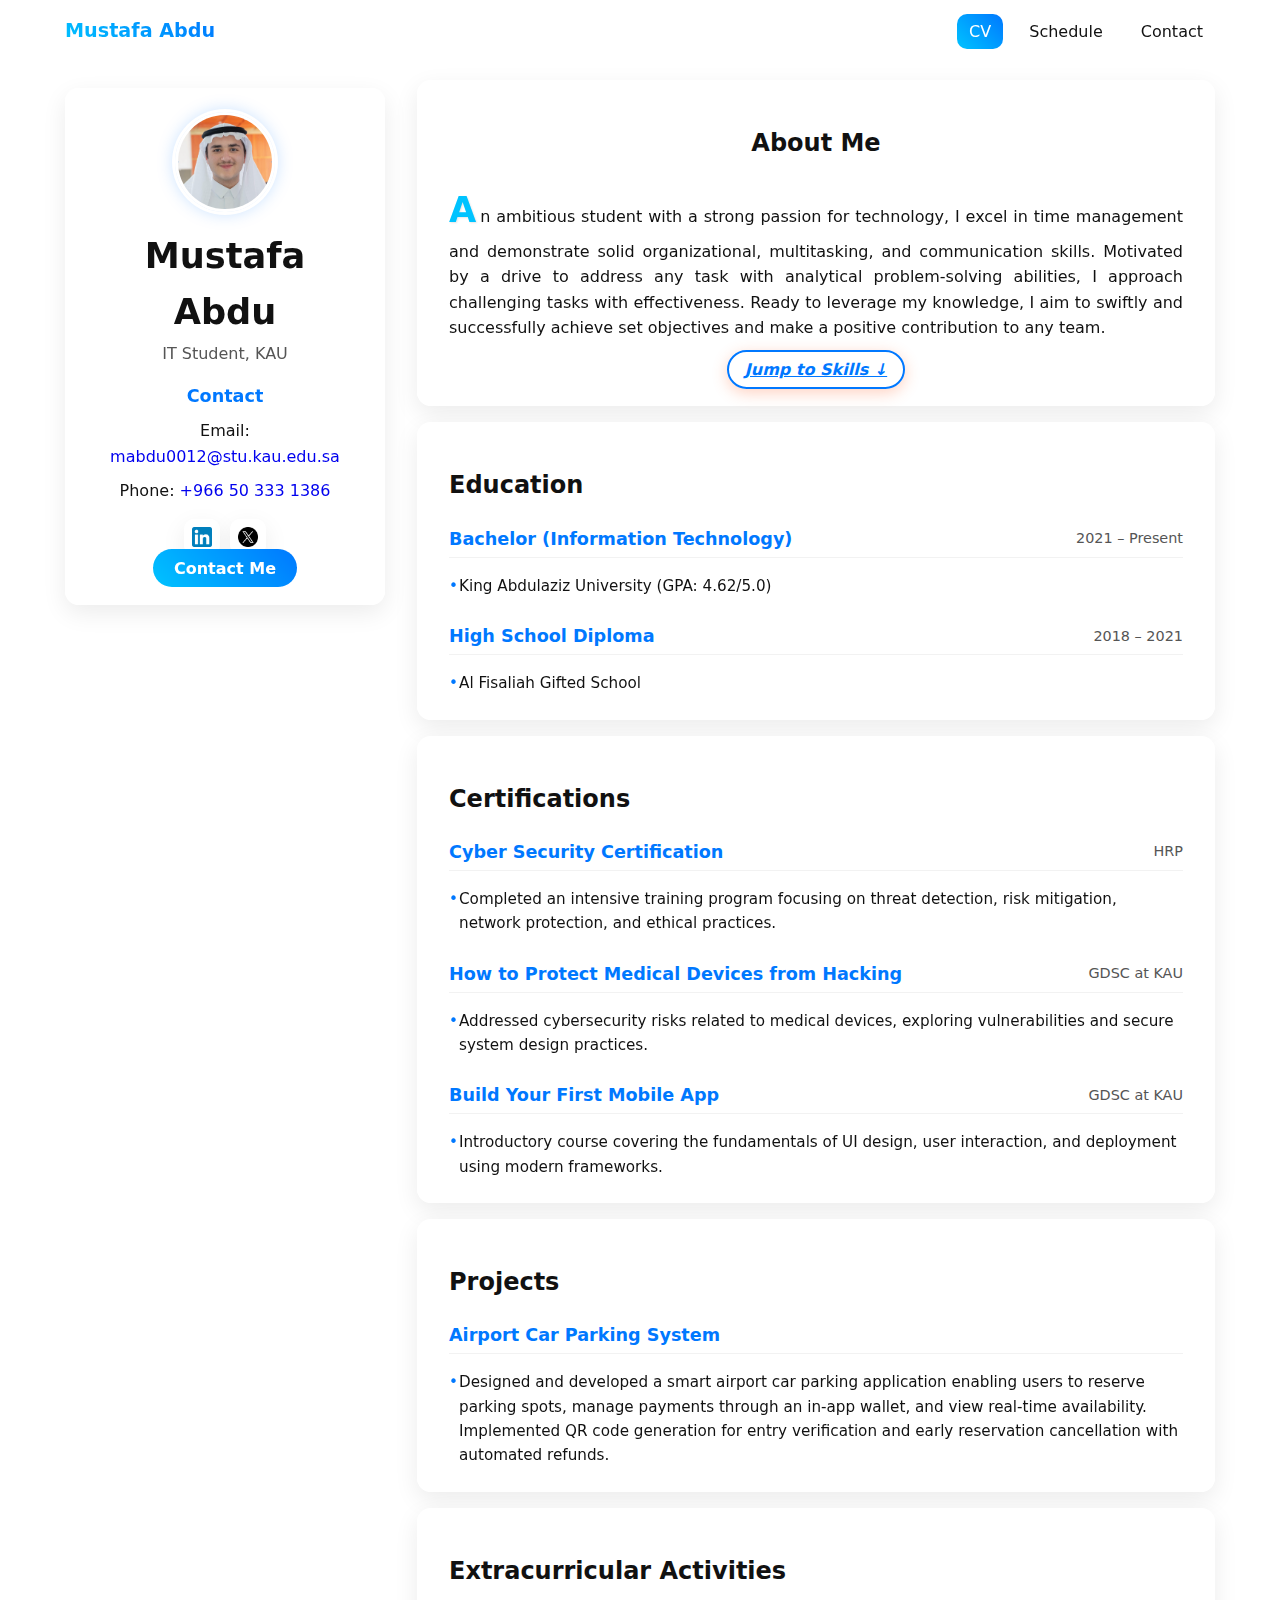
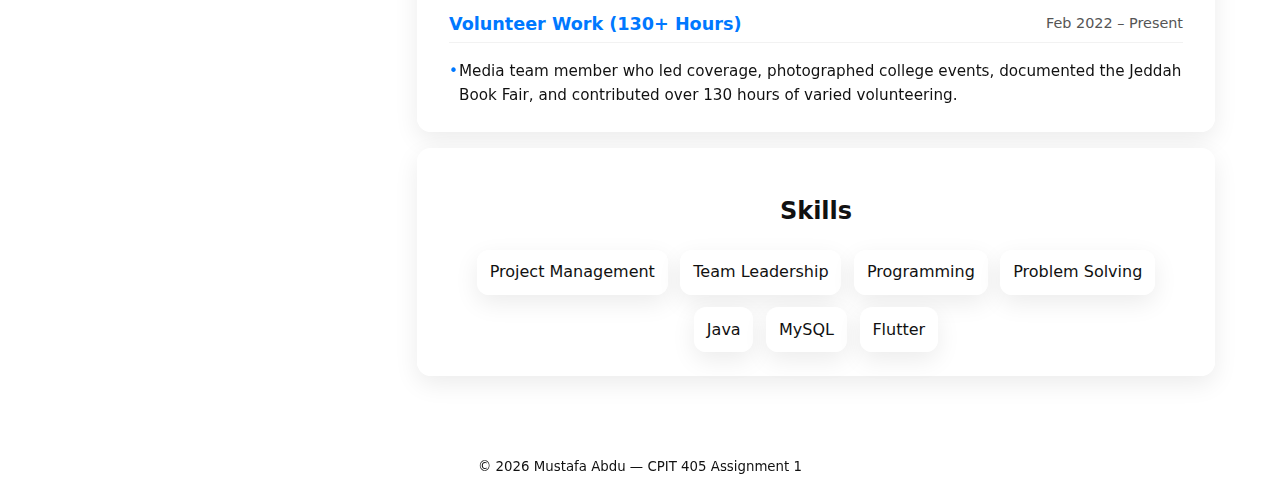
<file: index.html>
<!DOCTYPE html>
<html lang="en">
<head>
  <meta charset="UTF-8" />
  <meta name="viewport" content="width=device-width, initial-scale=1" />
  <title>Mustafa Abdu — Portfolio</title>
  <link rel="stylesheet" href="style.css" />
</head>
<body>
  <header class="site-header">
    <nav class="top-nav container">
      <a class="brand" href="index.html">Mustafa Abdu</a>
      <ul class="nav-links">
        <li><a href="index.html" aria-current="page">CV</a></li>
        <li><a href="schedule.html">Schedule</a></li>
        <li><a href="contact.html">Contact</a></li>
      </ul>
    </nav>
  </header>

  <div class="container">
    <div class="content-grid">
      <aside class="profile-sidebar card">
          <div class="profile-pic-wrap">
              <img src="images/me.png" alt="Profile photo of Mustafa Abdu" class="profile-pic" />
          </div>
          <h2 class="title" style="margin-top: 1rem;">Mustafa Abdu</h2>
          <p class="subtitle" style="margin-bottom: 1rem;">IT Student, KAU</p>

          <h3 style="margin: 0.5rem 0 0.5rem 0; font-size: 1.1rem; color: var(--brand2);">Contact</h3>
          <p style="margin: 0.5rem 0;">
              Email: <a href="mailto:mabdu0012@stu.kau.edu.sa">mabdu0012@stu.kau.edu.sa</a>
          </p>
          <p style="margin: 0.5rem 0;">
              Phone: <a href="tel:+966503331386">+966 50 333 1386</a>
          </p>

          <div class="sidebar-social-links" style="margin-top: 1rem;">
              <a href="https://www.linkedin.com/in/mustafa-abdu-1855b4308" target="_blank" rel="noopener" class="social-icon">
                  <img src="images/linkedin.png" alt="LinkedIn Icon" />
              </a>
              <a href="https://x.com/_mustafa_abdu" target="_blank" rel="noopener" class="social-icon">
                  <img src="images/x.png" alt="X (Twitter) Icon" />
              </a>
          </div>
          <a class="button" href="mailto:mabdu0012@stu.kau.edu.sa" style="margin-top: 1.5rem;">Contact Me</a>
      </aside>
      
      <main class="main-content">
          <section id="about" class="card">
              <h2>About Me</h2>
              <p class="about-text">
                  An ambitious student with a strong passion for technology, I excel in time management and demonstrate solid organizational, multitasking, and communication skills. Motivated by a drive to address any task with analytical problem-solving abilities, I approach challenging tasks with effectiveness. Ready to leverage my knowledge, I aim to swiftly and successfully achieve set objectives and make a positive contribution to any team.
              </p>
              <a class="button ghost fragment-link" href="#skills" style="margin-top: 1rem;">Jump to Skills ↓</a>
          </section>

          <section class="card text-left">
              <h2>Education</h2>
              <div class="item-list">
                  <div class="item-header">
                      <h3>Bachelor (Information Technology)</h3>
                      <span class="date">2021 – Present</span>
                  </div>
                  <p class="item-details">King Abdulaziz University (GPA: 4.62/5.0)</p>
                  <div class="item-header">
                      <h3>High School Diploma</h3>
                      <span class="date">2018 – 2021</span>
                  </div>
                  <p class="item-details">Al Fisaliah Gifted School</p>
              </div>
          </section>

          <section class="card text-left">
              <h2>Certifications</h2>
              <div class="item-list">
                  <div class="item-header">
                      <h3>Cyber Security Certification</h3>
                      <span class="issuer">HRP</span>
                  </div>
                  <p class="item-details">Completed an intensive training program focusing on threat detection, risk mitigation, network protection, and ethical practices. </p>

                  <div class="item-header">
                      <h3>How to Protect Medical Devices from Hacking</h3>
                      <span class="issuer">GDSC at KAU</span>
                  </div>
                  <p class="item-details">Addressed cybersecurity risks related to medical devices, exploring vulnerabilities and secure system design practices. </p>

                  <div class="item-header">
                      <h3>Build Your First Mobile App</h3>
                      <span class="issuer">GDSC at KAU</span>
                  </div>
                  <p class="item-details">Introductory course covering the fundamentals of UI design, user interaction, and deployment using modern frameworks. </p>
              </div>
          </section>

          <section class="card text-left">
              <h2>Projects</h2>
              <div class="item-list">
                  <div class="item-header">
                      <h3>Airport Car Parking System</h3>
                      <span class="date"> </span>
                  </div>
                  <p class="item-details">
                      Designed and developed a smart airport car parking application enabling users to reserve parking spots, manage payments through an in-app wallet, and view real-time availability. Implemented QR code generation for entry verification and early reservation cancellation with automated refunds. 
                  </p>
              </div>
          </section>

          <section class="card text-left">
              <h2>Extracurricular Activities</h2>
              <div class="item-list">
                  <div class="item-header">
                      <h3>Volunteer Work (130+ Hours)</h3>
                      <span class="date">Feb 2022 – Present </span>
                  </div>
                  <p class="item-details">
                      Media team member who led coverage, photographed college events, documented the Jeddah Book Fair, and contributed over 130 hours of varied volunteering. 
                  </p>
              </div>
          </section>

          <section id="skills" class="card">
              <h2>Skills</h2>
              <ul class="skills-list">
                  <li>Project Management</li>
                  <li>Team Leadership</li>
                  <li>Programming</li>
                  <li>Problem Solving</li>
                  <li>Java</li>
                  <li>MySQL</li>
                  <li>Flutter</li>
                  
              </ul>
          </section>
      </main>
    </div>
  </div>

  <footer class="site-footer">
    <div class="container">
      <small>© <span id="year"></span> Mustafa Abdu — CPIT 405 Assignment 1</small>
    </div>
  </footer>

  <script>
    document.getElementById("year").textContent = new Date().getFullYear();
  </script>
</body>
</html>
</file>
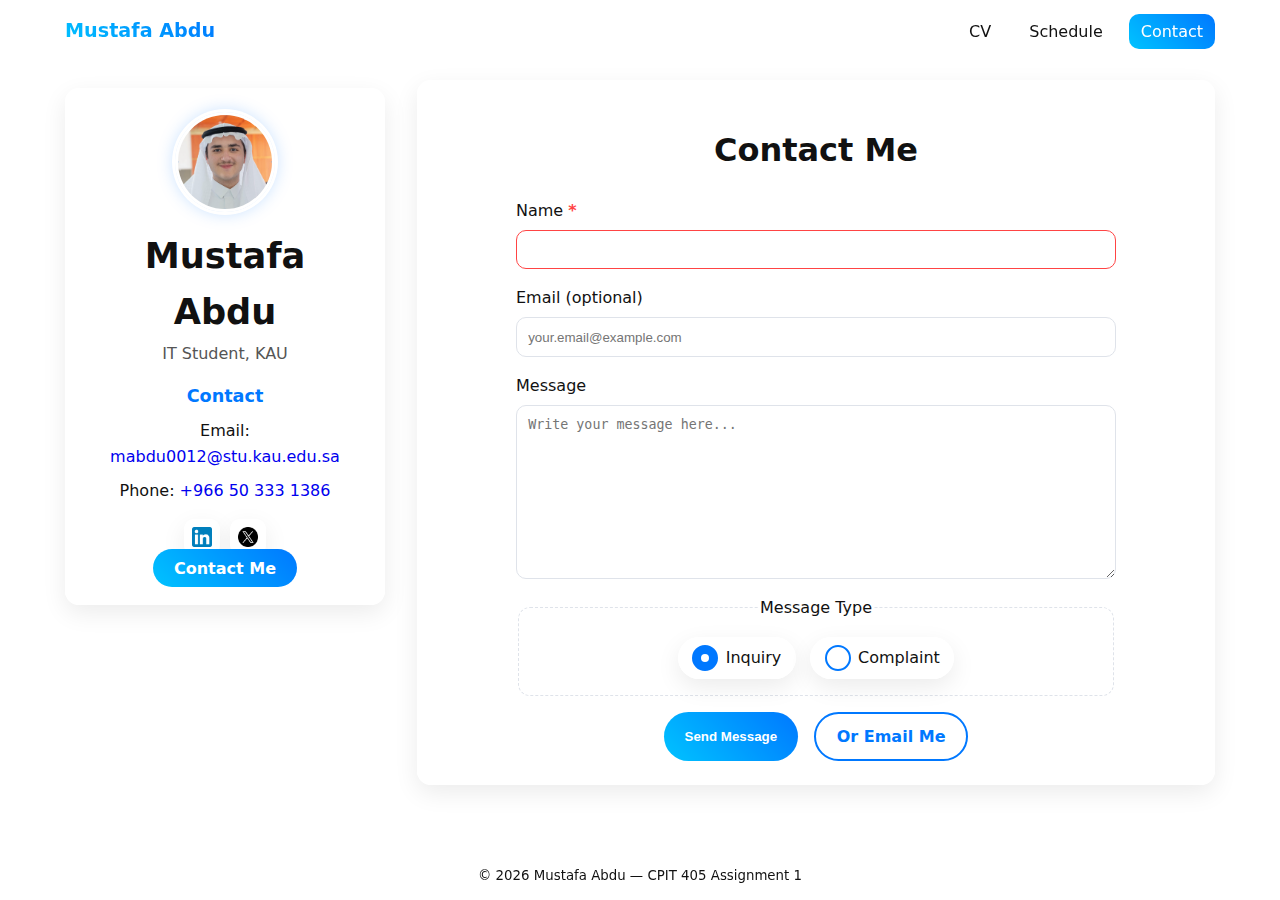
<file: contact.html>
<!DOCTYPE html>
<html lang="en">
<head>
  <meta charset="UTF-8" />
  <meta name="viewport" content="width=device-width, initial-scale=1" />
  <title>Contact — Mustafa Abdu</title>
  <link rel="stylesheet" href="style.css" />
</head>
<body>
  <header class="site-header">
    <nav class="top-nav container">
      <a class="brand" href="index.html">Mustafa Abdu</a>
      <ul class="nav-links">
        <li><a href="index.html">CV</a></li>
        <li><a href="schedule.html">Schedule</a></li>
        <li><a href="contact.html" aria-current="page">Contact</a></li>
      </ul>
    </nav>
  </header>

  <div class="container">
    <div class="content-grid">
      <aside class="profile-sidebar card">
          <div class="profile-pic-wrap">
              <img src="images/me.png" alt="Profile photo of Mustafa Abdu" class="profile-pic" />
          </div>
          <h2 class="title" style="margin-top: 1rem;">Mustafa Abdu</h2>
          <p class="subtitle" style="margin-bottom: 1rem;">IT Student, KAU</p>

          <h3 style="margin: 0.5rem 0 0.5rem 0; font-size: 1.1rem; color: var(--brand2);">Contact</h3>
          <p style="margin: 0.5rem 0;">
              Email: <a href="mailto:mabdu0012@stu.kau.edu.sa">mabdu0012@stu.kau.edu.sa</a>
          </p>
          <p style="margin: 0.5rem 0;">
              Phone: <a href="tel:+966503331386">+966 50 333 1386</a>
          </p>

          <div class="sidebar-social-links" style="margin-top: 1rem;">
              <a href="https://www.linkedin.com/in/mustafa-abdu-1855b4308" target="_blank" rel="noopener" class="social-icon">
                  <img src="images/linkedin.png" alt="LinkedIn Icon" />
              </a>
              <a href="https://x.com/_mustafa_abdu" target="_blank" rel="noopener" class="social-icon">
                  <img src="images/x.png" alt="X (Twitter) Icon" />
              </a>
          </div>
          <a class="button" href="mailto:mabdu0012@stu.kau.edu.sa" style="margin-top: 1.5rem;">Contact Me</a>
      </aside>

      <main class="main-content">
        <section class="card">
          <h1>Contact Me</h1>
          <form class="contact-form" method="post" action="https://webhook.site/12345678-1234-1234-1234-123456789abc" novalidate>
            <div class="form-row">
              <label for="name">Name <span class="req">*</span></label>
              <input id="name" name="name" type="text" required minlength="2" maxlength="50" />
            </div>

            <div class="form-row">
              <label for="email">Email (optional)</label>
              <input id="email" name="email" type="email" placeholder="your.email@example.com" />
            </div>

            <div class="form-row">
              <label for="message">Message</label>
              <textarea id="message" name="message" rows="10" placeholder="Write your message here..." required minlength="10" maxlength="1000"></textarea>
            </div>

            <fieldset class="form-row radios">
              <legend>Message Type</legend>
              <div class="radio-options">
                <label><input type="radio" name="type" value="Inquiry" checked /> Inquiry</label>
                <label><input type="radio" name="type" value="Complaint" /> Complaint</label>
              </div>
            </fieldset>

            <div class="cta-row">
              <button class="button" type="submit">Send Message</button>
              <a class="button ghost" href="mailto:mabdu0012@stu.kau.edu.sa">Or Email Me</a>
            </div>
          </form>
        </section>
      </main>
    </div>
  </div>

  <footer class="site-footer">
    <div class="container">
      <small>© <span id="year"></span> Mustafa Abdu — CPIT 405 Assignment 1</small>
    </div>
  </footer>

  <script>
    document.getElementById("year").textContent = new Date().getFullYear();
  </script>
</body>
</html>
</file>
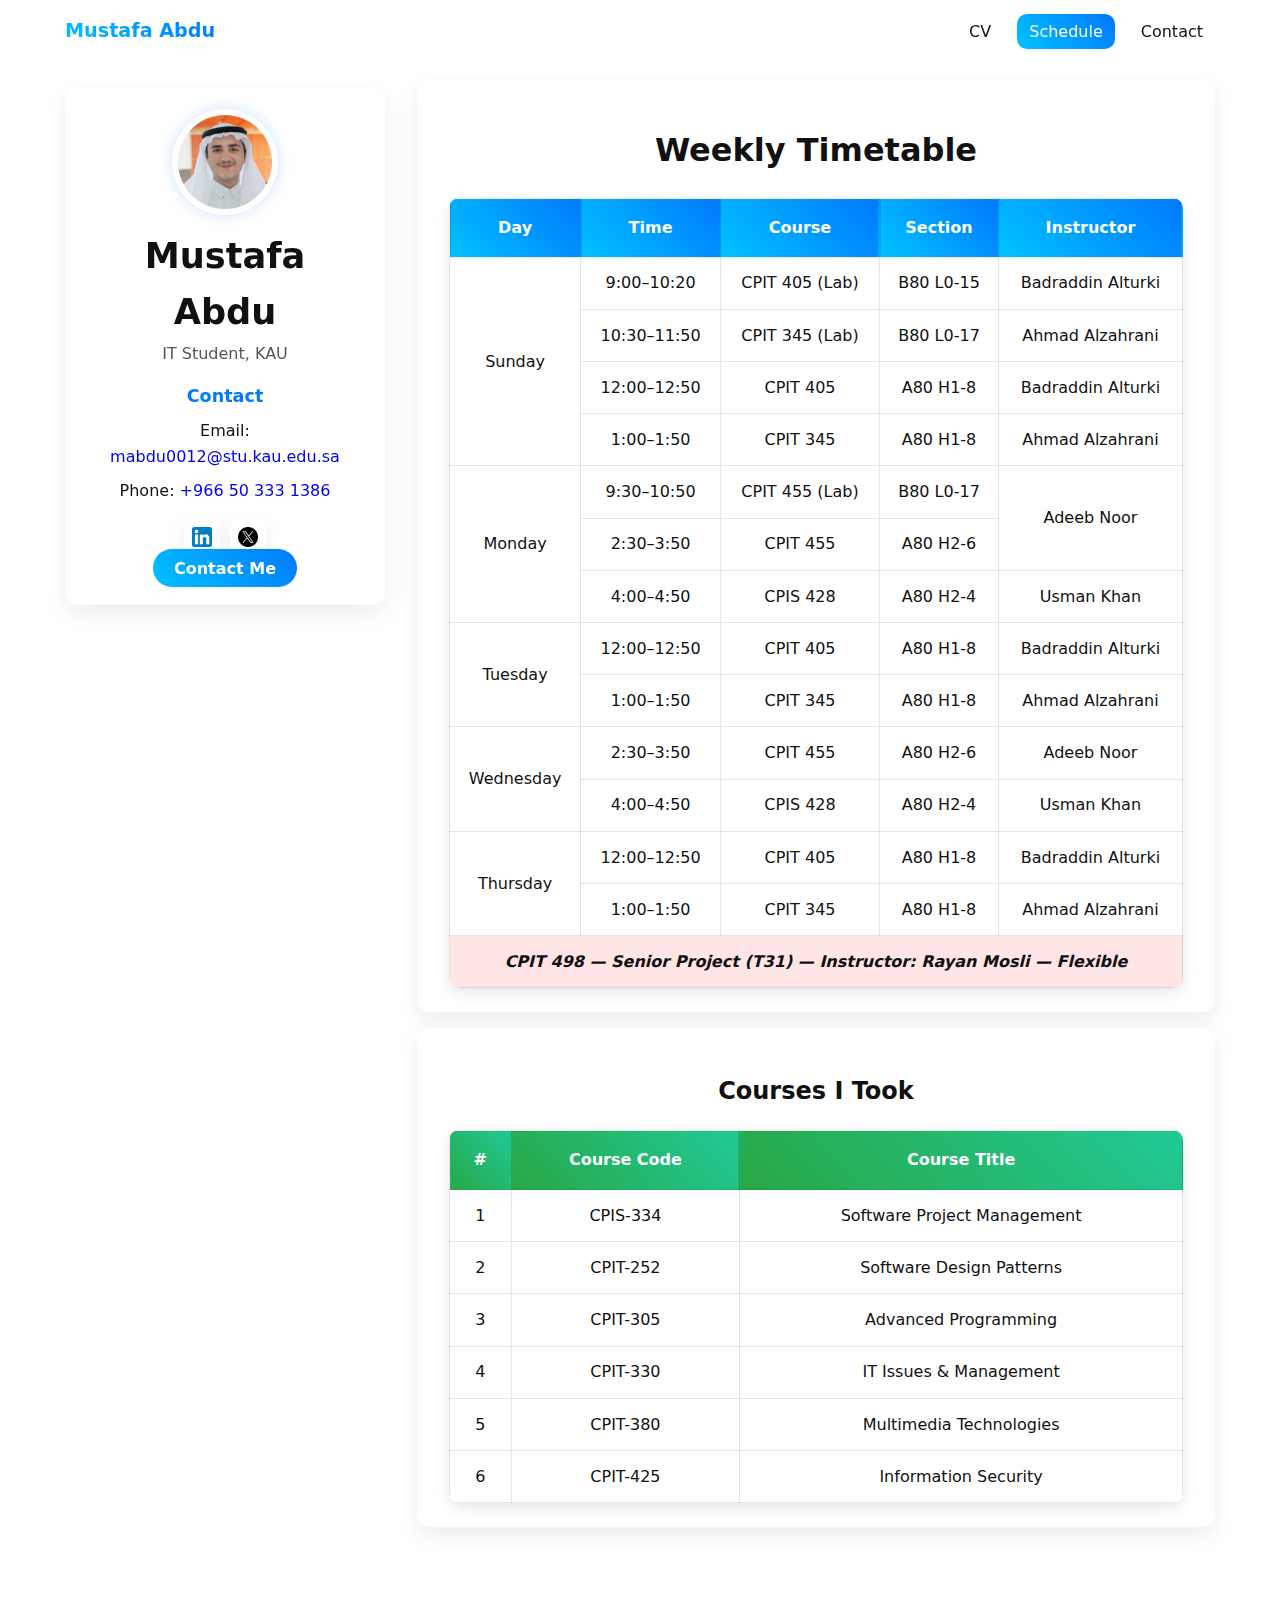
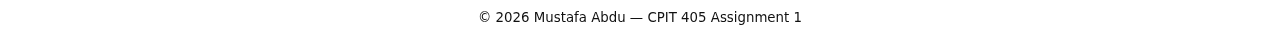
<file: schedule.html>
<!DOCTYPE html>
<html lang="en">

<head>
  <meta charset="UTF-8" />
  <meta name="viewport" content="width=device-width, initial-scale=1" />
  <title>Class Schedule — Mustafa Abdu</title>
  <link rel="stylesheet" href="style.css" />
</head>

<body>
  <header class="site-header">
    <nav class="top-nav container">
      <a class="brand" href="index.html">Mustafa Abdu</a>
      <ul class="nav-links">
        <li><a href="index.html">CV</a></li>
        <li><a href="schedule.html" aria-current="page">Schedule</a></li>
        <li><a href="contact.html">Contact</a></li>
      </ul>
    </nav>
  </header>

  <div class="container">
    <div class="content-grid">
      <aside class="profile-sidebar card">
          <div class="profile-pic-wrap">
              <img src="images/me.png" alt="Profile photo of Mustafa Abdu" class="profile-pic" />
          </div>
          <h2 class="title" style="margin-top: 1rem;">Mustafa Abdu</h2>
          <p class="subtitle" style="margin-bottom: 1rem;">IT Student, KAU</p>

          <h3 style="margin: 0.5rem 0 0.5rem 0; font-size: 1.1rem; color: var(--brand2);">Contact</h3>
          <p style="margin: 0.5rem 0;">
              Email: <a href="mailto:mabdu0012@stu.kau.edu.sa">mabdu0012@stu.kau.edu.sa</a>
          </p>
          <p style="margin: 0.5rem 0;">
              Phone: <a href="tel:+966503331386">+966 50 333 1386</a>
          </p>

          <div class="sidebar-social-links" style="margin-top: 1rem;">
              <a href="https://www.linkedin.com/in/mustafa-abdu-1855b4308" target="_blank" rel="noopener" class="social-icon">
                  <img src="images/linkedin.png" alt="LinkedIn Icon" />
              </a>
              <a href="https://x.com/_mustafa_abdu" target="_blank" rel="noopener" class="social-icon">
                  <img src="images/x.png" alt="X (Twitter) Icon" />
              </a>
          </div>
          <a class="button" href="mailto:mabdu0012@stu.kau.edu.sa" style="margin-top: 1.5rem;">Contact Me</a>
      </aside>

      <main class="main-content">
        <section class="card">
          <h1>Weekly Timetable</h1>
          <table class="schedule-table">
            <thead>
              <tr>
                <th>Day</th>
                <th>Time</th>
                <th>Course</th>
                <th>Section</th>
                <th>Instructor</th>
              </tr>
            </thead>
            <tbody>
              <tr>
                <td rowspan="4">Sunday</td>
                <td>9:00–10:20</td>
                <td>CPIT 405 (Lab)</td>
                <td>B80 L0-15</td>
                <td>Badraddin Alturki</td>
              </tr>
              <tr>
                <td>10:30–11:50</td>
                <td>CPIT 345 (Lab)</td>
                <td>B80 L0-17</td>
                <td>Ahmad Alzahrani</td>
              </tr>
              <tr>
                <td>12:00–12:50</td>
                <td>CPIT 405</td>
                <td>A80 H1-8</td>
                <td>Badraddin Alturki</td>
              </tr>
              <tr>
                <td>1:00–1:50</td>
                <td>CPIT 345</td>
                <td>A80 H1-8</td>
                <td>Ahmad Alzahrani</td>
              </tr>

              <tr>
                <td rowspan="3">Monday</td>
                <td>9:30–10:50</td>
                <td>CPIT 455 (Lab)</td>
                <td>B80 L0-17</td>
                <td rowspan="2">Adeeb Noor</td>
              </tr>
              <tr>
                <td>2:30–3:50</td>
                <td>CPIT 455</td>
                <td>A80 H2-6</td>
              </tr>
              <tr>
                <td>4:00–4:50</td>
                <td>CPIS 428</td>
                <td>A80 H2-4</td>
                <td>Usman Khan</td>
              </tr>
              <tr>
                <td rowspan="2">Tuesday</td>
                <td>12:00–12:50</td>
                <td>CPIT 405</td>
                <td>A80 H1-8</td>
                <td>Badraddin Alturki</td>
              </tr>
              <tr>
                <td>1:00–1:50</td>
                <td>CPIT 345</td>
                <td>A80 H1-8</td>
                <td>Ahmad Alzahrani</td>
              </tr>
              <tr>
                <td rowspan="2">Wednesday</td>
                <td>2:30–3:50</td>
                <td>CPIT 455</td>
                <td>A80 H2-6</td>
                <td>Adeeb Noor</td>
              </tr>
              <tr>
                <td>4:00–4:50</td>
                <td>CPIS 428</td>
                <td>A80 H2-4</td>
                <td>Usman Khan</td>
              </tr>
              <tr>
                <td rowspan="2">Thursday</td>
                <td>12:00–12:50</td>
                <td>CPIT 405</td>
                <td>A80 H1-8</td>
                <td>Badraddin Alturki</td>
              </tr>
              <tr>
                <td>1:00–1:50</td>
                <td>CPIT 345</td>
                <td>A80 H1-8</td>
                <td>Ahmad Alzahrani</td>
              </tr>
              <tr class="project-row">
                <td colspan="5"><b>CPIT 498 — Senior Project (T31)</b> — Instructor: Rayan Mosli — Flexible </td>
              </tr>
            </tbody>
          </table>
        </section>

        <section class="card">
          <h2>Courses I Took</h2>
          <table class="took-table">
            <thead>
              <tr>
                <th>#</th>
                <th>Course Code</th>
                <th>Course Title</th>
              </tr>
            </thead>
            <tbody>
              <tr>
                <td>1</td>
                <td>CPIS-334</td>
                <td>Software Project Management</td>
              </tr>
              <tr>
                <td>2</td>
                <td>CPIT-252</td>
                <td>Software Design Patterns</td>
              </tr>
              <tr>
                <td>3</td>
                <td>CPIT-305</td>
                <td>Advanced Programming</td>
              </tr>
              <tr>
                <td>4</td>
                <td>CPIT-330</td>
                <td>IT Issues & Management</td>
              </tr>
              <tr>
                <td>5</td>
                <td>CPIT-380</td>
                <td>Multimedia Technologies</td>
              </tr>
              <tr>
                <td>6</td>
                <td>CPIT-425</td>
                <td>Information Security</td>
              </tr>
            </tbody>
          </table>
        </section>
      </main>
    </div>
  </div>

  <footer class="site-footer">
    <div class="container"><small>© <span id="year"></span> Mustafa Abdu — CPIT 405 Assignment 1</small></div>
  </footer>
  <script>document.getElementById('year').textContent = new Date().getFullYear();</script>
</body>

</html>
</file>
<file: style.css>
/* Universal Box Sizing Reset */
*,
*::before,
*::after {
  box-sizing: border-box;
}

:root {
  --bg-pattern: url("https://www.toptal.com/designers/subtlepatterns/uploads/dot-grid.png");
  --brand1: #00c3ff;
  --brand2: #0078ff;
  --text: #111;
  --surface: rgba(255, 255, 255, 0.9);
  --shadow: 0 8px 25px rgba(0, 0, 0, 0.08);
  --radius: 14px;
  --link-hover-bg: linear-gradient(45deg, var(--brand1), var(--brand2));
  --header-height: 4rem; 
}

/* Base */
body {
  margin: 0;
  font: 16px/1.6 "Inter", system-ui, -apple-system, Segoe UI, Roboto, Helvetica, Arial;
  background-image: var(--bg-pattern);
  background-attachment: fixed;
  color: var(--text);
  display: flex;
  flex-direction: column;
  min-height: 100vh;
  width: 100%;
  overflow-x: hidden;
}

/* Links */
a {
  text-decoration: none;
}

/* Containers */
.container { 
  width: min(1150px, calc(100% - 2rem)); 
  margin: 0 auto; 
}

.content-grid {
    display: grid;
    /* FIX: Widened the sidebar slightly to prevent text wrapping */
    grid-template-columns: minmax(280px, 320px) 1fr; 
    gap: 2rem;
    padding: 1rem 0 4rem;
    align-items: start;
}

.main-content {
    display: flex;
    flex-direction: column;
    gap: 1rem;
    padding: 0; 
    margin: 0;
    align-items: center;
}

/* Header */
.site-header {
  position: sticky;
  top: 0;
  z-index: 1000;
  backdrop-filter: blur(10px);
  background: rgba(255, 255, 255, 0.6);
  border-bottom: 1px solid rgba(255, 255, 255, 0.3);
  width: 100%;
  height: var(--header-height); 
}
.top-nav { display: flex; justify-content: space-between; align-items: center; padding: 0.5rem 0; height: 100%; }
.brand {
  font-weight: 700;
  font-size: 1.2rem;
  background: linear-gradient(45deg, var(--brand1), var(--brand2));
  -webkit-background-clip: text;
  background-clip: text;
  color: transparent;
}
.nav-links { display: flex; gap: 14px; list-style: none; padding: 0; margin: 0; }
.nav-links a {
  padding: 0.5rem 0.75rem;
  border-radius: 10px;
  color: var(--text);
  transition: all 0.25s;
}
.nav-links a:hover, .nav-links a[aria-current="page"] {
  background: var(--link-hover-bg);
  color: #fff;
}

/* Sidebar Styling */
.profile-sidebar {
    position: sticky;
    top: calc(var(--header-height) + 1.5rem); 
    padding: 1.5rem;
    text-align: center;
}
/* FIX: Re-added this rule to center the profile picture */
.profile-sidebar .profile-pic-wrap {
    display: flex;
    justify-content: center;
}
.profile-sidebar .title {
    font-size: 2.2rem; /* A fixed size that won't wrap */
    margin-top: 1rem;
}
.profile-sidebar .subtitle {
    margin: 0 0 1rem 0;
}
.profile-sidebar .sidebar-heading {
    margin: 0.5rem 0 0.5rem 0;
    font-size: 1.1rem;
    color: var(--brand2);
}
.profile-sidebar .sidebar-contact {
    margin: 0.5rem 0;
}
.profile-sidebar .sidebar-social-links {
    display: flex;
    gap: 10px;
    justify-content: center;
    margin-top: 1rem;
}
.profile-sidebar .sidebar-social-links a {
    display: inline-flex;
    padding: 8px;
    background: var(--surface);
    border-radius: 10px;
    box-shadow: var(--shadow);
}
.profile-sidebar .sidebar-social-links a:hover {
    box-shadow: 0 4px 15px rgba(255, 107, 53, 0.3);
    background: linear-gradient(45deg, #ff6b35, #f7931e) !important;
}
.profile-sidebar .button {
    margin-top: 1.5rem;
}


/* Profile Picture */
.profile-pic-wrap { line-height: 0; }
.profile-pic {
  width: 100px;
  height: 100px;
  border-radius: 50%;
  object-fit: cover; 
  display: block; 
  margin: 0;
  border: 3px solid transparent;
  animation: borderColorChange 3s infinite;
  box-shadow: 0 0 0 3px #fff, 0 0 18px rgba(0,120,255,0.28);
  transition: box-shadow .35s ease;
}
.profile-pic:hover { box-shadow: 0 0 0 3px #fff, 0 0 26px rgba(0,120,255,0.55); }

/* Social Icons */
.social-icon img { 
  width: 20px; 
  height: 20px; 
  vertical-align: middle; 
  transition: all 0.3s ease;
}
.social-icon:hover img {
  transform: scale(1.2) rotate(5deg);
  filter: brightness(1.2);
}
.social-icon:hover {
  transform: translateY(-2px);
  box-shadow: 0 4px 15px rgba(255, 107, 53, 0.3);
}

/* General Card & Title Styling */
.card {
  background: var(--surface);
  border-radius: var(--radius);
  box-shadow: var(--shadow);
  padding: 1.5rem 2rem;
  text-align: center;
  width: 100%;
}
.title { 
  margin: 0; 
  font-size: clamp(1.8rem, 3vw, 2.4rem); 
}
.subtitle { 
  color: #555; 
  margin-bottom: 1rem; 
}

/* Buttons */
.cta-row { display: flex; justify-content: center; gap: 1rem; flex-wrap: wrap; }
.button {
  border: 0; padding: 0.6rem 1.3rem; border-radius: 999px;
  background: var(--link-hover-bg);
  color: #fff; font-weight: 600; cursor: pointer; transition: all 0.25s;
}
.button:hover { filter: brightness(1.1); transform: translateY(-1px); }
.button.ghost {
  background: transparent; border: 2px solid var(--brand2); color: var(--brand2);
}
.button.ghost:hover { background: var(--link-hover-bg); color: #fff; }

a.fragment-link {
    font-style: italic;
    font-weight: bold;
    text-decoration: underline;
    border: 2px solid #ff6b35;
    background: linear-gradient(45deg, #ff6b35, #f7931e);
    color: white;
    padding: 8px 16px;
    border-radius: 25px;
    box-shadow: 0 4px 15px rgba(255, 107, 53, 0.3);
    transition: all 0.3s ease;
    margin-top: 1rem;
}

a.fragment-link:hover {
    text-decoration: none;
    transform: translateY(-2px);
    box-shadow: 0 6px 20px rgba(255, 107, 53, 0.4);
    background: linear-gradient(45deg, #f7931e, #ff6b35);
}


/* About Section */
.about-text { 
  text-align: justify; 
  position: relative; 
  line-height: 1.6;
}
.about-text::first-letter {
  font-size: 2.2rem;
  font-weight: 900;
  color: var(--brand1);
  text-shadow: 1px 1px 2px rgba(0, 0, 0, 0.1);
  margin-right: 4px;
}

/* Skills */
.skills-list {
  display: flex;
  flex-wrap: wrap;
  justify-content: center;
  gap: 0.8rem;
  list-style: none;
  padding: 0;
  margin: 1rem 0 0 0;
}
.skills-list li {
  background: var(--surface);
  border-radius: 12px;
  box-shadow: var(--shadow);
  padding: 0.6rem 0.8rem;
  font-weight: 500;
  text-align: center;
  transition: all 0.25s ease;
}
.skills-list li:hover {
  background: var(--link-hover-bg);
  color: #fff;
  transform: translateY(-2px);
}

/* Tables */
table { width: 100%; border-collapse: collapse; margin-top: 1rem; }
th, td { border: 1px solid rgba(0, 0, 0, 0.08); padding: 0.7rem; background: #fff; text-align: center; }
thead th { background: #f5f9ff; }

.schedule-table {
  box-shadow: 0 4px 15px rgba(0, 0, 0, 0.1);
  border-radius: 10px;
  overflow: hidden;
}
.schedule-table th {
  background: linear-gradient(45deg, var(--brand1), var(--brand2));
  color: white;
  font-weight: 600;
  padding: 1rem 0.7rem;
}
.schedule-table td {
  padding: 0.8rem 0.7rem;
  border: 1px solid rgba(0, 0, 0, 0.1);
  transition: all 0.3s ease;
}
.schedule-table tbody tr:nth-child(odd) {
  background: #f8f9ff;
}
.schedule-table tbody tr:hover {
  background: #e3f2fd !important;
  transform: scale(1.01);
  box-shadow: 0 2px 8px rgba(0, 0, 0, 0.1);
}
.schedule-table tbody tr:nth-child(odd):hover {
  background: #fff3e0 !important;
  border-left: 4px solid var(--brand2);
}
.project-row td {
    background-color: #ffe5e5 !important;
    font-weight: 600;
    font-style: italic;
}

.took-table {
  box-shadow: 0 4px 15px rgba(0, 0, 0, 0.1);
  border-radius: 10px;
  overflow: hidden;
}
.took-table th {
  background: linear-gradient(45deg, #28a745, #20c997);
  color: white;
  font-weight: 600;
  padding: 1rem 0.7rem;
}
.took-table td {
  padding: 0.8rem 0.7rem;
  border: 1px solid rgba(0, 0, 0, 0.1);
  transition: all 0.3s ease;
}
.took-table tbody tr:nth-child(odd) {
    background: #f0fffa;
}
.took-table tbody tr:hover { 
  background: #eaf1ff; 
  transform: scale(1.01);
  box-shadow: 0 2px 8px rgba(0, 0, 0, 0.1);
}
.took-table tbody tr:nth-child(odd):hover { 
  background: #c7fff0; 
  border-left: 5px solid var(--brand2);
}

/* Contact form */
.contact-form { 
  display: grid; 
  gap: 1rem; 
  max-width: 600px; 
  margin: 0 auto; 
  text-align: left; 
}
.form-row { 
  display: grid; 
  gap: 0.4rem; 
}
input, textarea {
  width: 100%; 
  padding: 0.7rem; 
  border-radius: 10px; 
  border: 1px solid #dfe3ea;
  transition: all 0.3s ease;
}
input:focus, textarea:focus { 
  outline: 2px solid var(--brand2);
  border-color: var(--brand2);
  box-shadow: 0 0 10px rgba(0, 120, 255, 0.2);
}
.req {
  color: #ff4444;
  font-weight: bold;
}
input:required:invalid {
  border-color: #ff4444;
}
input:required:valid {
  border-color: #44ff44;
}
textarea {
  resize: vertical;
  min-height: 120px;
}
.radios {
  border: 1px dashed #dfe3ea;
  padding: 1rem;
  border-radius: 12px;
  display: grid;
  gap: 0.8rem;
  justify-items: center;
  text-align: center;
}
.radio-options {
  display: flex;
  align-items: center;
  justify-content: center;
  gap: 0.9rem;
  flex-wrap: wrap;
}
.radio-options label {
  display: inline-flex;
  align-items: center;
  gap: 0.45rem;
  padding: 0.5rem 0.9rem;
  background: var(--surface);
  border-radius: 999px;
  box-shadow: var(--shadow);
  line-height: 1;
  white-space: nowrap;
  cursor: pointer;
  transition: all .2s ease;
}
.radio-options label:hover {
  background: var(--link-hover-bg);
  color: #fff;
}
.radio-options input[type="radio"] {
  margin: 0;
  appearance: none;
  -webkit-appearance: none;
  width: 16px;
  height: 16px;
  border: 2px solid var(--brand2);
  border-radius: 50%;
  position: relative;
  display: inline-block;
  flex-shrink: 0;
  transition: all 0.2s ease-in-out;
}
.radio-options input[type="radio"]:checked {
  background-color: var(--brand2);
  border-color: var(--brand2);
}
.radio-options input[type="radio"]:checked::before {
  content: '';
  display: block;
  width: 8px;
  height: 8px;
  background-color: #fff;
  border-radius: 50%;
  position: absolute;
  top: 50%;
  left: 50%;
  transform: translate(-50%, -50%);
}

/* Footer */
.site-footer {
  margin-top: auto;
  backdrop-filter: blur(10px);
  background: rgba(255, 255, 255, 0.6);
  border-top: 1px solid rgba(255, 255, 255, 0.3);
  text-align: center;
  padding: 12px 0;
  width: 100%;
}

/* Custom styles for CV sections */
.text-left { text-align: left; }
.item-list {
  display: grid;
  gap: 1.5rem;
  margin-top: 1rem;
}
.item-header {
  display: flex;
  justify-content: space-between;
  align-items: center;
  flex-wrap: wrap;
  border-bottom: 1px solid rgba(0, 0, 0, 0.05);
  padding-bottom: 0.25rem;
}
.item-header h3 {
  margin: 0;
  font-size: 1.1rem;
  font-weight: 600;
  color: var(--brand2);
}
.date, .issuer {
  font-size: 0.9rem;
  color: #555;
  font-weight: 500;
}
.item-details {
  margin: -0.5rem 0 0 0;
  padding-left: 10px;
  position: relative;
  font-size: 0.95rem;
}
.item-details::before {
    content: "•";
    position: absolute;
    left: 0;
    color: var(--brand2);
}

/* Responsive Layout */
@media (max-width: 920px) {
  .content-grid {
    grid-template-columns: 1fr;
    gap: 1.5rem;
    padding: 1rem;
  }
  .profile-sidebar {
    position: static;
  }
  .profile-sidebar .profile-pic {
    width: 80px;
    height: 80px;
  }
  table { 
    display: block; 
    overflow-x: auto; 
    white-space: nowrap; 
  }
}

/* Animation */
@keyframes borderColorChange {
  0% { border-color: red; }
  25% { border-color: orange; }
  50% { border-color: yellow; }
  75% { border-color: green; }
  100% { border-color: red; }
}
</file>
